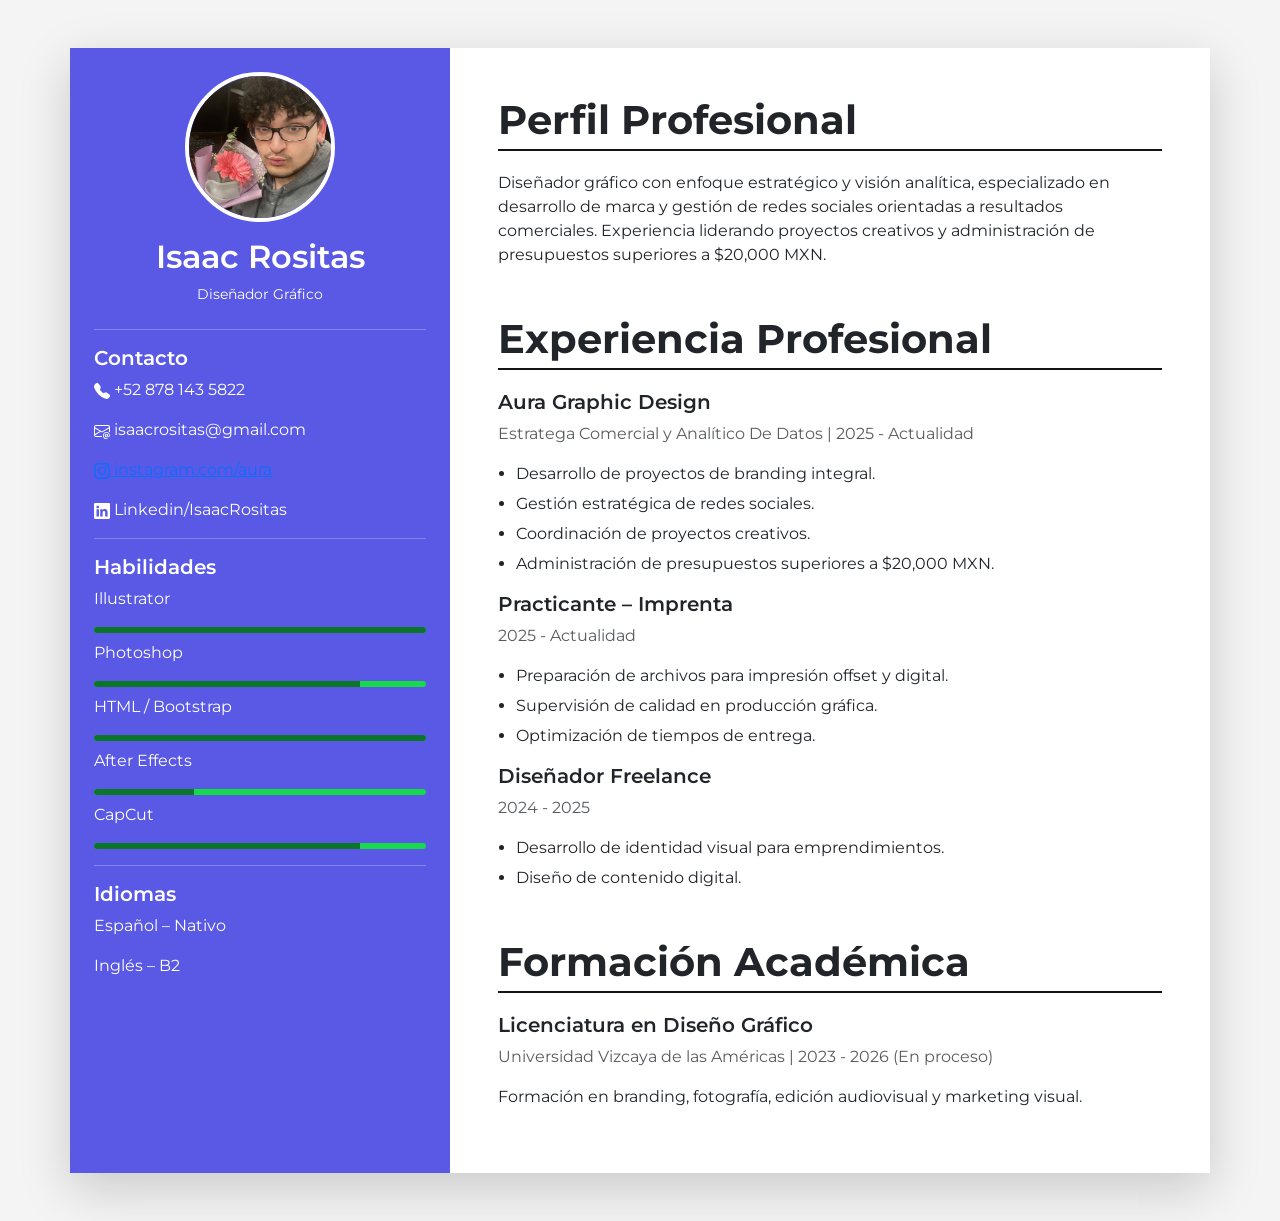
<file: projects/cv mio.html>
<!DOCTYPE html>
<html lang="es">
<head>
    <meta charset="UTF-8">
    <meta name="viewport" content="width=device-width, initial-scale=1.0">
    <title>CV - Isaac Rositas</title>

    <link rel="stylesheet" href="Diseño/bootstrap.min.css">
    <link rel="stylesheet" href="Diseño/cv2.css">
    <link href="https://fonts.googleapis.com/css2?family=Montserrat:ital,wght@0,100..900;1,100..900&display=swap" rel="stylesheet">

</head>
<body>

<div class="container my-5">
    <div class="row shadow-lg cv-wrapper">

        <!-- SIDEBAR -->
        <div class="col-md-4 sidebar p-4 text-white">

            <div class="text-center mb-4">
                <img src="Diseño/Foto.jpeg" class="img-fluid rounded-circle profile-img" alt="Imagen de la cara de isaac...">
                <h2 class="mt-3">Isaac Rositas</h2>
                <p class="small">Diseñador Gráfico</p>
            </div>

            <hr>

            <h5>Contacto</h5>
            <p><svg xmlns="http://www.w3.org/2000/svg" width="16" height="16" fill="currentColor" class="bi bi-telephone-fill" viewBox="0 0 16 16">
                <path fill-rule="evenodd" d="M1.885.511a1.745 1.745 0 0 1 2.61.163L6.29 2.98c.329.423.445.974.315 1.494l-.547 2.19a.68.68 0 0 0 .178.643l2.457 2.457a.68.68 0 0 0 .644.178l2.189-.547a1.75 1.75 0 0 1 1.494.315l2.306 1.794c.829.645.905 1.87.163 2.611l-1.034 1.034c-.74.74-1.846 1.065-2.877.702a18.6 18.6 0 0 1-7.01-4.42 18.6 18.6 0 0 1-4.42-7.009c-.362-1.03-.037-2.137.703-2.877z"/>
                </svg> +52 878 143 5822</p>

            <p><svg xmlns="http://www.w3.org/2000/svg" width="16" height="16" fill="currentColor" class="bi bi-envelope-at" viewBox="0 0 16 16">
                <path d="M2 2a2 2 0 0 0-2 2v8.01A2 2 0 0 0 2 14h5.5a.5.5 0 0 0 0-1H2a1 1 0 0 1-.966-.741l5.64-3.471L8 9.583l7-4.2V8.5a.5.5 0 0 0 1 0V4a2 2 0 0 0-2-2zm3.708 6.208L1 11.105V5.383zM1 4.217V4a1 1 0 0 1 1-1h12a1 1 0 0 1 1 1v.217l-7 4.2z"/>
                <path d="M14.247 14.269c1.01 0 1.587-.857 1.587-2.025v-.21C15.834 10.43 14.64 9 12.52 9h-.035C10.42 9 9 10.36 9 12.432v.214C9 14.82 10.438 16 12.358 16h.044c.594 0 1.018-.074 1.237-.175v-.73c-.245.11-.673.18-1.18.18h-.044c-1.334 0-2.571-.788-2.571-2.655v-.157c0-1.657 1.058-2.724 2.64-2.724h.04c1.535 0 2.484 1.05 2.484 2.326v.118c0 .975-.324 1.39-.639 1.39-.232 0-.41-.148-.41-.42v-2.19h-.906v.569h-.03c-.084-.298-.368-.63-.954-.63-.778 0-1.259.555-1.259 1.4v.528c0 .892.49 1.434 1.26 1.434.471 0 .896-.227 1.014-.643h.043c.118.42.617.648 1.12.648m-2.453-1.588v-.227c0-.546.227-.791.573-.791.297 0 .572.192.572.708v.367c0 .573-.253.744-.564.744-.354 0-.581-.215-.581-.8Z"/>
                </svg>  isaacrositas@gmail.com </p>

            <a href="https://www.instagram.com/isaacro_21" target="_blank">
                <svg xmlns="http://www.w3.org/2000/svg" width="16" height="16" fill="currentColor" class="bi bi-instagram" viewBox="0 0 16 16">
                <path d="M8 0C5.829 0 5.556.01 4.703.048 3.85.088 3.269.222 2.76.42a3.9 3.9 0 0 0-1.417.923A3.9 3.9 0 0 0 .42 2.76C.222 3.268.087 3.85.048 4.7.01 5.555 0 5.827 0 8.001c0 2.172.01 2.444.048 3.297.04.852.174 1.433.372 1.942.205.526.478.972.923 1.417.444.445.89.719 1.416.923.51.198 1.09.333 1.942.372C5.555 15.99 5.827 16 8 16s2.444-.01 3.298-.048c.851-.04 1.434-.174 1.943-.372a3.9 3.9 0 0 0 1.416-.923c.445-.445.718-.891.923-1.417.197-.509.332-1.09.372-1.942C15.99 10.445 16 10.173 16 8s-.01-2.445-.048-3.299c-.04-.851-.175-1.433-.372-1.941a3.9 3.9 0 0 0-.923-1.417A3.9 3.9 0 0 0 13.24.42c-.51-.198-1.092-.333-1.943-.372C10.443.01 10.172 0 7.998 0zm-.717 1.442h.718c2.136 0 2.389.007 3.232.046.78.035 1.204.166 1.486.275.373.145.64.319.92.599s.453.546.598.92c.11.281.24.705.275 1.485.039.843.047 1.096.047 3.231s-.008 2.389-.047 3.232c-.035.78-.166 1.203-.275 1.485a2.5 2.5 0 0 1-.599.919c-.28.28-.546.453-.92.598-.28.11-.704.24-1.485.276-.843.038-1.096.047-3.232.047s-2.39-.009-3.233-.047c-.78-.036-1.203-.166-1.485-.276a2.5 2.5 0 0 1-.92-.598 2.5 2.5 0 0 1-.6-.92c-.109-.281-.24-.705-.275-1.485-.038-.843-.046-1.096-.046-3.233s.008-2.388.046-3.231c.036-.78.166-1.204.276-1.486.145-.373.319-.64.599-.92s.546-.453.92-.598c.282-.11.705-.24 1.485-.276.738-.034 1.024-.044 2.515-.045zm4.988 1.328a.96.96 0 1 0 0 1.92.96.96 0 0 0 0-1.92m-4.27 1.122a4.109 4.109 0 1 0 0 8.217 4.109 4.109 0 0 0 0-8.217m0 1.441a2.667 2.667 0 1 1 0 5.334 2.667 2.667 0 0 1 0-5.334"/>
                </svg >
                <a href="https://www.instagram.com/isaacro_21" target="_blank"> instagram.com/aura</a>
            <P></P>

            <p><svg xmlns="http://www.w3.org/2000/svg" width="16" height="16" fill="currentColor" class="bi bi-linkedin" viewBox="0 0 16 16">
            <path d="M0 1.146C0 .513.526 0 1.175 0h13.65C15.474 0 16 .513 16 1.146v13.708c0 .633-.526 1.146-1.175 1.146H1.175C.526 16 0 15.487 0 14.854zm4.943 12.248V6.169H2.542v7.225zm-1.2-8.212c.837 0 1.358-.554 1.358-1.248-.015-.709-.52-1.248-1.342-1.248S2.4 3.226 2.4 3.934c0 .694.521 1.248 1.327 1.248zm4.908 8.212V9.359c0-.216.016-.432.08-.586.173-.431.568-.878 1.232-.878.869 0 1.216.662 1.216 1.634v3.865h2.401V9.25c0-2.22-1.184-3.252-2.764-3.252-1.274 0-1.845.7-2.165 1.193v.025h-.016l.016-.025V6.169h-2.4c.03.678 0 7.225 0 7.225z"/>
            </svg> Linkedin/IsaacRositas</p>

            <hr>

            <h5>Habilidades</h5>

            <p>Illustrator</p>
            <div class="progress mb-2">
                <div class="progress-bar" style="width: 100%"></div>
            </div>

            <p>Photoshop</p>
            <div class="progress mb-2">
                <div class="progress-bar" style="width: 80%"></div>
            </div>

            <p>HTML / Bootstrap</p>
            <div class="progress mb-2">
                <div class="progress-bar" style="width: 100%"></div>
            </div>

            <p>After Effects</p>
            <div class="progress mb-2">
                <div class="progress-bar" style="width: 30%"></div>
            </div>

            <p>CapCut</p>
            <div class="progress mb-2">
                <div class="progress-bar" style="width: 80%"></div>
            </div>

            <hr>

            <h5>Idiomas</h5>
            <p>Español – Nativo</p>
            <p>Inglés – B2</p>

        </div>

        <!-- MAIN CONTENT -->
        <div class="col-md-8 p-5 main-content">

            <section class="mb-5">
                <h1 class="section-title">Perfil Profesional</h1>
                <p>
                    Diseñador gráfico con enfoque estratégico y visión analítica,
                    especializado en desarrollo de marca y gestión de redes sociales
                    orientadas a resultados comerciales. Experiencia liderando
                    proyectos creativos y administración de presupuestos superiores
                    a $20,000 MXN.
                </p>
            </section>

            <section class="mb-5">
                <h1 class="section-title">Experiencia Profesional</h1>

                <h5>Aura Graphic Design</h5>
                <p class="text-muted"> Estratega Comercial y Analítico De Datos | 2025 - Actualidad</p>
                <ul>
                    <li>Desarrollo de proyectos de branding integral.</li>
                    <li>Gestión estratégica de redes sociales.</li>
                    <li>Coordinación de proyectos creativos.</li>
                    <li>Administración de presupuestos superiores a $20,000 MXN.</li>
                </ul>

                <h5>Practicante – Imprenta</h5>
                <p class="text-muted">2025 - Actualidad</p>
                <ul>
                    <li>Preparación de archivos para impresión offset y digital.</li>
                    <li>Supervisión de calidad en producción gráfica.</li>
                    <li>Optimización de tiempos de entrega.</li>
                </ul>

                <h5>Diseñador Freelance</h5>
                <p class="text-muted">2024 - 2025</p>
                <ul>
                    <li>Desarrollo de identidad visual para emprendimientos.</li>
                    <li>Diseño de contenido digital.</li>
                </ul>
            </section>

            <section>
                <h1 class="section-title">Formación Académica</h1>

                <h5>Licenciatura en Diseño Gráfico</h5>
                <p class="text-muted">Universidad Vizcaya de las Américas | 2023 - 2026 (En proceso)</p>
                <p>Formación en branding, fotografía, edición audiovisual y marketing visual.</p>
            </section>

        </div>

    </div>
</div>

</body>
</script>
</html>
</file>
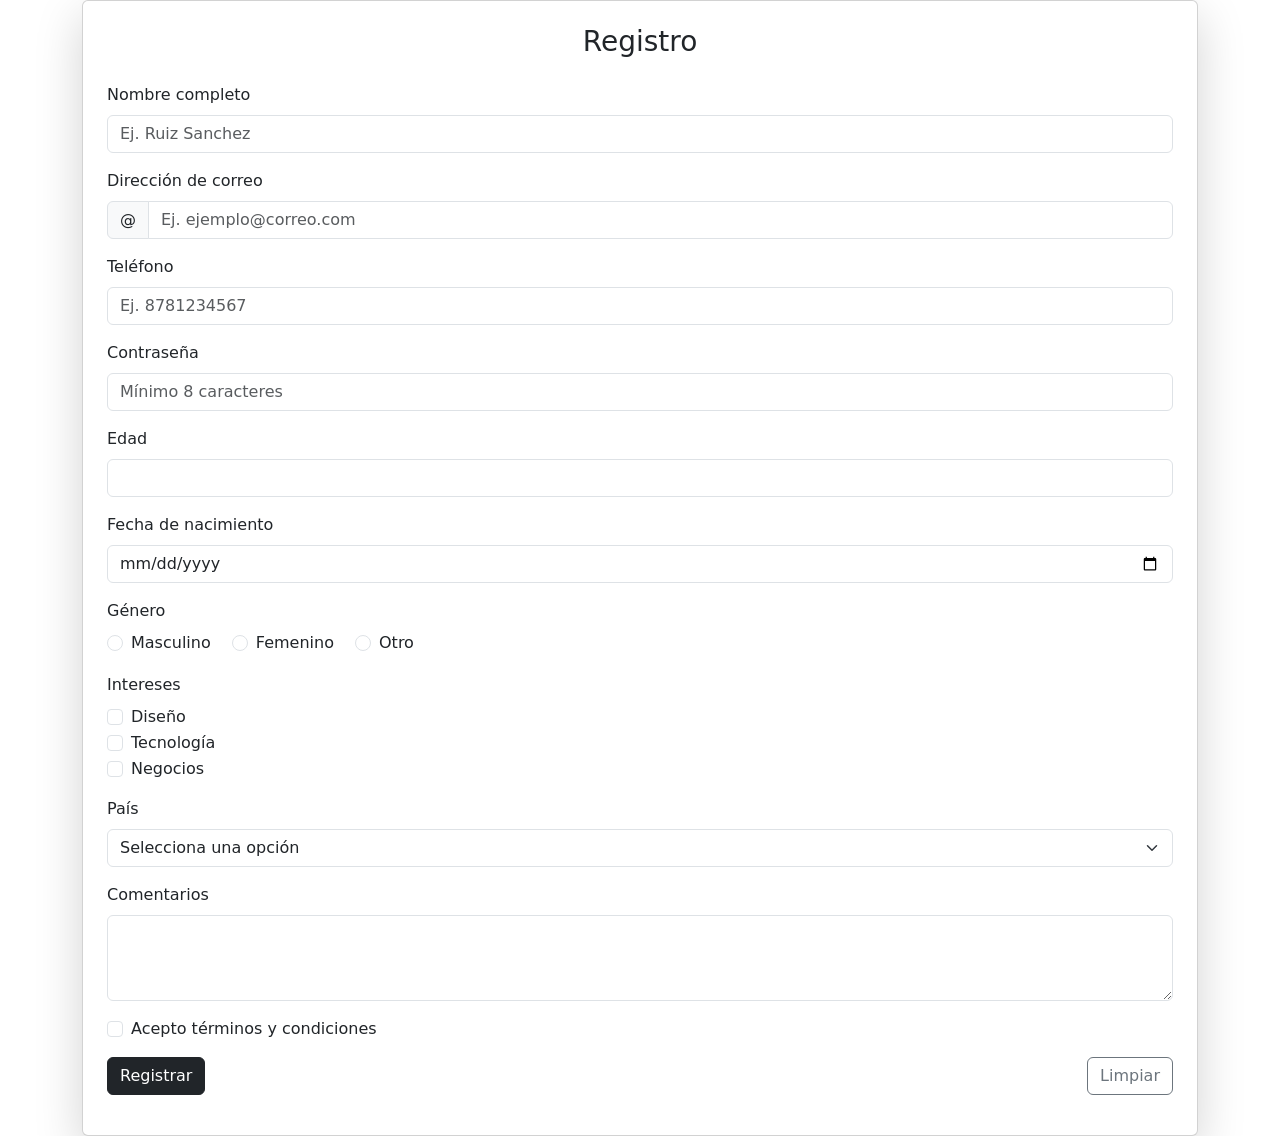
<file: projects/Form.html>
<html lang="es">
<head>
<title>Formulario de Registro</title>
<link rel="stylesheet" href="Diseño/bootstrap.min.css">
</head>

<body>

<div class="container">
<div class="row justify-content-center">
<div>
<div class="card shadow-lg p-4">
<h3 class="mb-4 text-center">Registro</h3>

<form action="Form.html" method="post">

        <!-- Nombre -->
    <div class="mb-3">
        <label for="nombre" class="form-label">Nombre completo</label>
        <input type="text" id="nombre" name="txtnombre" class="form-control" placeholder="Ej. Ruiz Sanchez" required>
    </div>

        <!-- Email -->
    <div class="mb-3">
        <label for="email" class="form-label">Dirección de correo</label>
        <div class="input-group">
        <span class="input-group-text">@</span>
        <input type="email" id="email" name="txtemail" class="form-control" placeholder="Ej. ejemplo@correo.com" required>
    </div>
    </div>

    <!-- Telefono -->
    <div class="mb-3">
    <label for="telefono" class="form-label">Teléfono</label>
    <input type="tel" id="telefono" name="txttelefono" class="form-control" placeholder="Ej. 8781234567" required>
    </div>

        <!-- Contraseña -->
    <div class="mb-3">
        <label for="password" class="form-label">Contraseña</label>
        <input type="password" id="password" name="txtpassword" class="form-control" placeholder="Mínimo 8 caracteres" required>
    </div>

        <!-- Edad -->
    <div class="mb-3">
        <label for="edad" class="form-label">Edad</label>
        <input type="number" id="edad" name="txtedad" class="form-control">
    </div>

        <!-- Fecha -->
    <div class="mb-3">
        <label for="fecha" class="form-label">Fecha de nacimiento</label>
        <input type="date" id="fecha" name="txtfecha" class="form-control">
    </div>

        <!-- Genero -->
    <div class="mb-3">
        <label class="form-label">Género</label><br>

        <div class="form-check form-check-inline">
            <input class="form-check-input" type="radio" name="genero" value="masculino">
            <label class="form-check-label">Masculino</label>
        </div>

        <div class="form-check form-check-inline">
            <input class="form-check-input" type="radio" name="genero" value="femenino">
            <label class="form-check-label">Femenino</label>
        </div>

        <div class="form-check form-check-inline">
            <input class="form-check-input" type="radio" name="genero" value="otro">
            <label class="form-check-label">Otro</label>
        </div>
    </div>

        <!-- Intereses -->
    <div class="mb-3">
        <label class="form-label">Intereses</label>

        <div class="form-check">
            <input class="form-check-input" type="checkbox" value="diseño">
            <label class="form-check-label">Diseño</label>
        </div>

        <div class="form-check">
            <input class="form-check-input" type="checkbox" value="tecnologia">
            <label class="form-check-label">Tecnología</label>
        </div>

        <div class="form-check">
            <input class="form-check-input" type="checkbox" value="negocios">
            <label class="form-check-label">Negocios</label>
        </div>
    </div>

        <!-- País -->
    <div class="mb-3">
        <label for="pais" class="form-label">País</label>
        <select id="pais" name="txtpais" class="form-select">
            <option value="">Selecciona una opción</option>
            <option value="mexico">México</option>
            <option value="usa">Estados Unidos</option>
            <option value="otro">Otro</option>
        </select>
    </div>

        <!-- Comentarios -->
    <div class="mb-3">
        <label for="comentarios" class="form-label">Comentarios</label>
        <textarea id="comentarios" name="txtcomentarios" class="form-control" rows="3"></textarea>
    </div>

        <!-- Términos y condiciones -->
    <div class="form-check mb-3">
        <input class="form-check-input" type="checkbox" required>
        <label class="form-check-label">
            Acepto términos y condiciones
        </label>
    </div>

        <!-- Botones -->
    <div class="d-flex justify-content-between">
        <button type="submit" class="btn btn-dark">Registrar</button>
        <button type="reset" class="btn btn-outline-secondary">Limpiar</button>
    </div>

</form>

</div>
</div>
</div>
</div>

</body>
</html>
</file>
<file: projects/Diseño/cv2.css>
body {
    background-color: #f4f4f4;
    font-family: "Montserrat", sans-serif;;
}

.cv-wrapper {
    background-color: white;
}

.sidebar {
    background-color: #5959e6;
}

.profile-img {
    width: 150px;
    height: 150px;
    object-fit: cover;
    border: 4px solid white;
}

.section-title {
    font-weight: bold;
    border-bottom: 2px solid #141415;
    padding-bottom: 5px;
    margin-bottom: 20px;
}

.progress {
    height: 6px;
    background-color: #17da4b;
}

.progress-bar {
    background-color: #0c7628;
}

h1, h2, h5 {
    font-weight: 600;
}

ul {
    padding-left: 18px;
}

li {
    margin-bottom: 6px;
}
</file>
